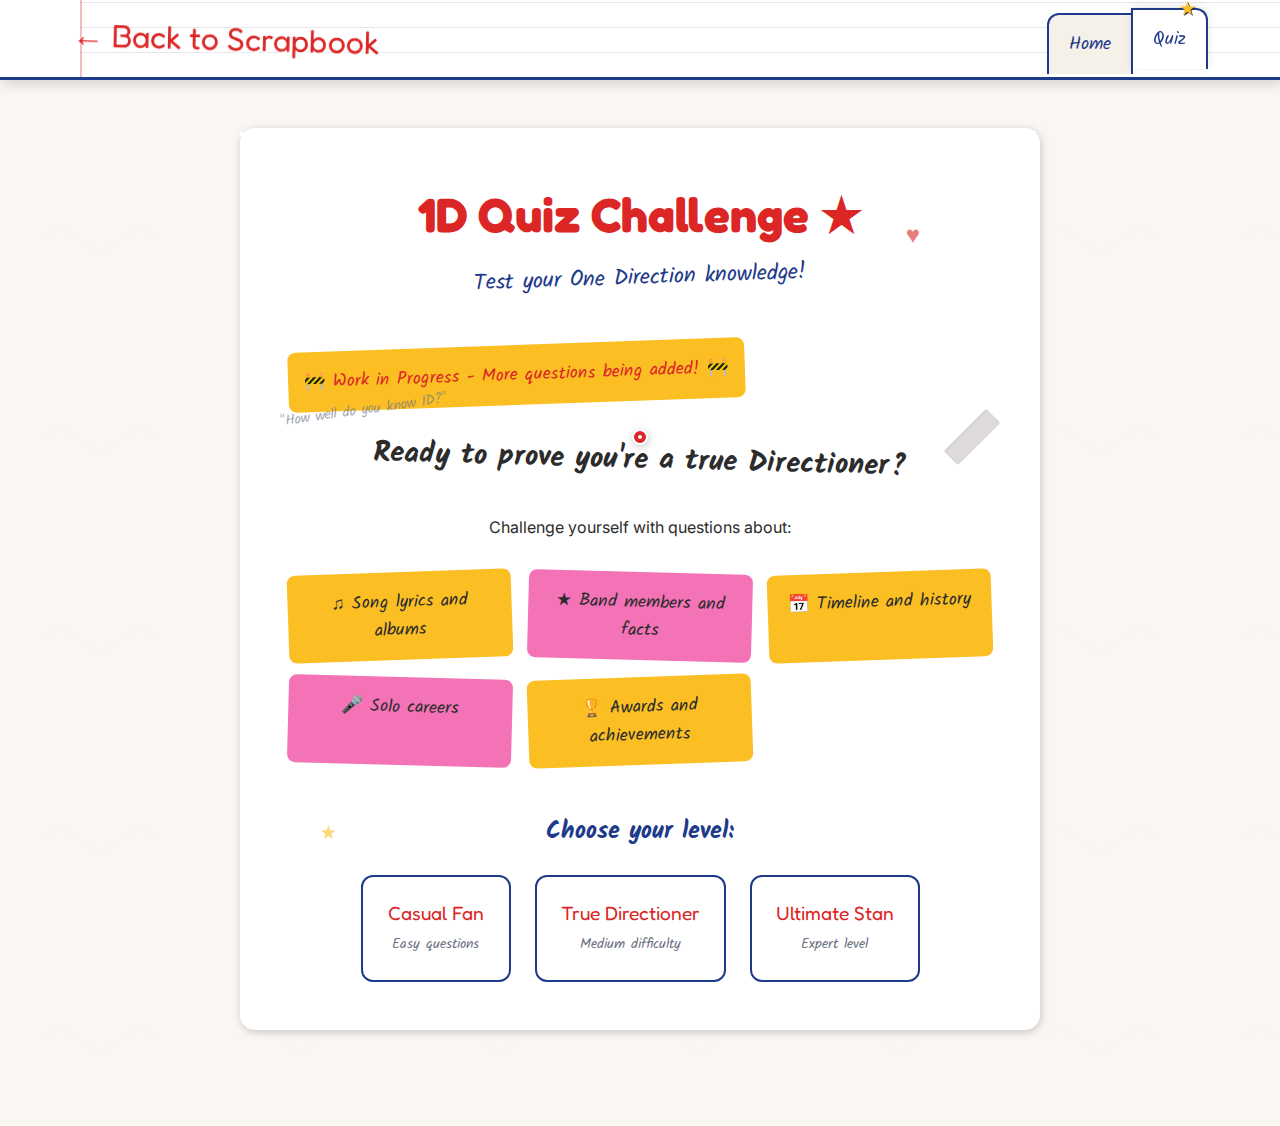
<file: quiz.html>
<!DOCTYPE html>
<html lang="en">
<head>
    <meta charset="UTF-8">
    <meta name="viewport" content="width=device-width, initial-scale=1.0">
    <title>1D Quiz Challenge - Test Your Knowledge!</title>
    
    <!-- CSS Files -->
    <link rel="stylesheet" href="css/variables.css">
    <link rel="stylesheet" href="css/base.css">
    <link rel="stylesheet" href="css/components.css">
    <link rel="stylesheet" href="css/navigation.css">
    <link rel="stylesheet" href="css/quiz.css">
    
    <!-- Fonts -->
    <link rel="preconnect" href="https://fonts.googleapis.com">
    <link rel="preconnect" href="https://fonts.gstatic.com" crossorigin>
    <link href="https://fonts.googleapis.com/css2?family=Kalam:wght@300;400;700&family=Fredoka+One:wght@400&family=Inter:wght@300;400;500;600&display=swap" rel="stylesheet">
</head>
<body>
    <!-- Navigation -->
    <nav class="navbar">
        <div class="nav-container">
            <a href="index.html" class="nav-logo">← Back to Scrapbook</a>
            <ul class="nav-menu">
                <li><a href="index.html">Home</a></li>
                <li><a href="#quiz" class="active">Quiz</a></li>
            </ul>
        </div>
    </nav>

    <!-- Quiz Section -->
    <section id="quiz" class="quiz-section">
        <div class="container">
            <div class="scrapbook-page quiz-page">
                <h1 class="quiz-title">1D Quiz Challenge ★</h1>
                <p class="quiz-subtitle">Test your One Direction knowledge!</p>
                
                <div class="wip-notice">
                    <div class="handwritten" style="color: var(--ink-red); font-size: 1.1rem; text-align: center; margin-bottom: 2rem; padding: 1rem; background: var(--highlight-yellow); border-radius: 8px; transform: var(--rotate-1);">
                        🚧 Work in Progress - More questions being added! 🚧
                    </div>
                </div>
                
                <!-- Quiz Start Screen -->
                <div id="quiz-start" class="quiz-start">
                    <div class="quiz-intro">
                        <h2 class="handwritten">Ready to prove you're a true Directioner?</h2>
                        <p>Challenge yourself with questions about:</p>
                        <ul class="quiz-topics">
                            <li>♫ Song lyrics and albums</li>
                            <li>★ Band members and facts</li>
                            <li>📅 Timeline and history</li>
                            <li>🎤 Solo careers</li>
                            <li>🏆 Awards and achievements</li>
                        </ul>
                        <div class="difficulty-selector">
                            <h3>Choose your level:</h3>
                            <div class="difficulty-buttons">
                                <button class="btn btn-difficulty" data-level="easy">
                                    <span class="level-name">Casual Fan</span>
                                    <span class="level-desc">Easy questions</span>
                                </button>
                                <button class="btn btn-difficulty" data-level="medium">
                                    <span class="level-name">True Directioner</span>
                                    <span class="level-desc">Medium difficulty</span>
                                </button>
                                <button class="btn btn-difficulty" data-level="hard">
                                    <span class="level-name">Ultimate Stan</span>
                                    <span class="level-desc">Expert level</span>
                                </button>
                            </div>
                        </div>
                    </div>
                    <div class="pin"></div>
                    <div class="tape tape-horizontal tape-corner-tr"></div>
                </div>

                <!-- Quiz Game Screen -->
                <div id="quiz-game" class="quiz-game hidden">
                    <div class="quiz-header">
                        <div class="quiz-progress">
                            <div class="progress-bar">
                                <div class="progress-fill" id="progress-fill"></div>
                            </div>
                            <div class="quiz-counter">
                                <span id="current-question">1</span> / <span id="total-questions">20</span>
                            </div>
                        </div>
                        <div class="quiz-score">
                            Score: <span id="current-score">0</span>
                        </div>
                    </div>

                    <div class="question-card">
                        <div class="question-number handwritten">Question <span id="question-num">1</span></div>
                        <h3 class="question-text" id="question-text">Loading question...</h3>
                        
                        <div class="answer-options" id="answer-options">
                            <!-- Options will be dynamically generated -->
                        </div>

                        <div class="question-feedback hidden" id="question-feedback">
                            <div class="feedback-content">
                                <span class="feedback-icon" id="feedback-icon"></span>
                                <p class="feedback-text" id="feedback-text"></p>
                            </div>
                        </div>

                        <button class="btn btn-next hidden" id="next-button">
                            Next Question →
                        </button>

                        <div class="paperclip"></div>
                    </div>
                </div>

                <!-- Quiz Results Screen -->
                <div id="quiz-results" class="quiz-results hidden">
                    <div class="results-card">
                        <h2 class="results-title">Quiz Complete! 🎉</h2>
                        
                        <div class="score-display">
                            <div class="final-score">
                                <span id="final-score">0</span><span class="score-total"> / 20</span>
                            </div>
                            <div class="score-percentage" id="score-percentage">0%</div>
                        </div>

                        <div class="result-message" id="result-message">
                            <!-- Dynamic message based on score -->
                        </div>

                        <div class="achievement-badge" id="achievement-badge">
                            <!-- Achievement badge based on performance -->
                        </div>

                        <div class="result-breakdown" id="result-breakdown">
                            <!-- Categories breakdown -->
                        </div>

                        <div class="result-actions">
                            <button class="btn btn-primary" id="retry-button">
                                Try Again
                            </button>
                            <button class="btn btn-secondary" id="home-button">
                                Back to Scrapbook
                            </button>
                        </div>

                        <div class="sticker sticker-green" style="position: absolute; top: -10px; right: 20px;">★</div>
                    </div>
                </div>

                <!-- Scattered decorative elements -->
                <div class="doodle doodle-heart" style="position: absolute; top: 10%; right: 15%;">♥</div>
                <div class="doodle doodle-star" style="position: absolute; bottom: 20%; left: 10%;">★</div>
                <div class="handwritten doodle" style="position: absolute; top: 30%; left: 5%; transform: rotate(-8deg); font-size: 0.9rem;">
                    "How well do you know 1D?"
                </div>
            </div>
        </div>
    </section>

    <!-- JavaScript -->
    <script src="js/quiz.js"></script>
</body>
</html>
</file>
<file: css/variables.css>
/* Scrapbook Design Variables */
:root {
    /* Colors - Warm, nostalgic palette */
    --paper-cream: #faf7f2;
    --paper-white: #ffffff;
    --paper-aged: #f5f1e8;
    --ink-black: #2c2c2c;
    --ink-blue: #1e3a8a;
    --ink-red: #dc2626;
    --pencil-gray: #6b7280;
    --highlight-yellow: #fbbf24;
    --polaroid-border: #e5e7eb;
    --tape-beige: #d6d3d1;
    --sticker-pink: #f472b6;
    --sticker-green: #22c55e;
    --sticker-blue: #3b82f6;
    
    /* Typography - Handwritten & Mixed styles */
    --font-handwritten: 'Kalam', cursive;
    --font-typewriter: 'Courier New', monospace;
    --font-body: 'Inter', sans-serif;
    --font-title: 'Fredoka One', cursive;
    
    /* Spacing & Layout */
    --page-padding: 2rem;
    --element-gap: 1.5rem;
    --polaroid-size: 180px;
    --ticket-width: 200px;
    --sticker-size: 40px;
    
    /* Shadows & Effects */
    --paper-shadow: 2px 4px 12px rgba(0, 0, 0, 0.15);
    --element-shadow: 1px 2px 8px rgba(0, 0, 0, 0.2);
    --tape-shadow: inset 0 1px 3px rgba(0, 0, 0, 0.1);
    
    /* Rotations for scattered effect */
    --rotate-1: rotate(-2deg);
    --rotate-2: rotate(1.5deg);
    --rotate-3: rotate(-1deg);
    --rotate-4: rotate(3deg);
    --rotate-5: rotate(-2.5deg);
    
    /* Animations */
    --hover-scale: scale(1.05);
    --transition-bounce: all 0.3s cubic-bezier(0.68, -0.55, 0.265, 1.55);
    --transition-smooth: all 0.3s ease;
}
</file>
<file: css/base.css>
/* Scrapbook Base Styles */
* {
    margin: 0;
    padding: 0;
    box-sizing: border-box;
}

html {
    scroll-behavior: smooth;
}

body {
    font-family: var(--font-body);
    background: var(--paper-cream);
    background-image: 
        radial-gradient(circle at 20% 50%, rgba(120, 119, 198, 0.03) 0%, transparent 50%),
        radial-gradient(circle at 80% 20%, rgba(255, 119, 198, 0.03) 0%, transparent 50%),
        radial-gradient(circle at 40% 80%, rgba(120, 219, 198, 0.03) 0%, transparent 50%);
    min-height: 100vh;
    color: var(--ink-black);
    line-height: 1.6;
    position: relative;
}

/* Paper texture overlay */
body::before {
    content: '';
    position: fixed;
    top: 0;
    left: 0;
    width: 100%;
    height: 100%;
    background-image: url("data:image/svg+xml,%3Csvg width='60' height='60' viewBox='0 0 60 60' xmlns='http://www.w3.org/2000/svg'%3E%3Cg fill='none' fill-rule='evenodd'%3E%3Cg fill='%23f3f1ec' fill-opacity='0.4'%3E%3Ccircle cx='30' cy='30' r='1'/%3E%3C/g%3E%3C/g%3E%3C/svg%3E");
    pointer-events: none;
    z-index: -1;
}

/* Typography */
h1, h2, h3, h4, h5, h6 {
    font-family: var(--font-handwritten);
    color: var(--ink-black);
    margin-bottom: 1rem;
}

h1 { 
    font-size: 3.5rem; 
    font-family: var(--font-title);
    text-shadow: 2px 2px 0px rgba(255, 255, 255, 0.8);
}
h2 { 
    font-size: 2.2rem; 
    transform: var(--rotate-1);
    display: inline-block;
}
h3 { font-size: 1.8rem; }
h4 { font-size: 1.4rem; }

p {
    margin-bottom: 1rem;
    font-size: 1rem;
}

/* Handwritten text effect */
.handwritten {
    font-family: var(--font-handwritten);
    color: var(--ink-blue);
    transform: var(--rotate-2);
    display: inline-block;
}

.typewriter {
    font-family: var(--font-typewriter);
    color: var(--ink-black);
    letter-spacing: 1px;
}

/* Utility Classes */
.container {
    max-width: 1200px;
    margin: 0 auto;
    padding: var(--page-padding);
}

.scrapbook-page {
    background: var(--paper-white);
    box-shadow: var(--paper-shadow);
    border-radius: 3px;
    margin: 2rem 0;
    padding: var(--page-padding);
    position: relative;
}

/* Torn paper effect */
.scrapbook-page::before {
    content: '';
    position: absolute;
    top: 0;
    left: 0;
    right: 0;
    height: 8px;
    background: 
        linear-gradient(45deg, transparent 2px, var(--paper-white) 2px, var(--paper-white) 4px, transparent 4px),
        linear-gradient(-45deg, transparent 2px, var(--paper-white) 2px, var(--paper-white) 4px, transparent 4px);
    background-size: 8px 8px;
    background-position: 0 0, 4px 0;
}

.text-center { text-align: center; }
.text-left { text-align: left; }
.text-right { text-align: right; }

/* Scattered positioning helpers */
.scattered-1 { transform: var(--rotate-1) translateY(-5px); }
.scattered-2 { transform: var(--rotate-2) translateY(8px); }
.scattered-3 { transform: var(--rotate-3) translateY(-3px); }
.scattered-4 { transform: var(--rotate-4) translateY(6px); }
.scattered-5 { transform: var(--rotate-5) translateY(-8px); }

/* Responsive */
@media (max-width: 768px) {
    h1 { font-size: 2.5rem; }
    h2 { font-size: 1.8rem; }
    
    .container {
        padding: 1rem;
    }
    
    .scrapbook-page {
        margin: 1rem 0;
        padding: 1.5rem;
    }
}
</file>
<file: css/components.css>
/* Scrapbook Components */

/* Polaroid Photo */
.polaroid {
    background: var(--paper-white);
    padding: 15px 15px 50px 15px;
    box-shadow: var(--element-shadow);
    display: inline-block;
    position: relative;
    transition: var(--transition-bounce);
    cursor: pointer;
    width: var(--polaroid-size);
}

.polaroid:hover {
    transform: var(--hover-scale) !important;
    z-index: 10;
}

.polaroid-image {
    width: 100%;
    height: 120px;
    background: var(--paper-aged);
    display: flex;
    align-items: center;
    justify-content: center;
    font-size: 3rem;
    color: var(--pencil-gray);
    border: 1px solid var(--polaroid-border);
    overflow: hidden;
}

.polaroid-image img {
    width: 100%;
    height: 100%;
    object-fit: cover;
}

.polaroid-caption {
    position: absolute;
    bottom: 5px;
    left: 15px;
    right: 15px;
    font-family: var(--font-handwritten);
    font-size: 0.9rem;
    color: var(--ink-blue);
    text-align: center;
}

/* Tape pieces */
.tape {
    position: absolute;
    background: var(--tape-beige);
    box-shadow: var(--tape-shadow);
    opacity: 0.8;
}

.tape-horizontal {
    width: 60px;
    height: 20px;
    border-radius: 2px;
}

.tape-vertical {
    width: 20px;
    height: 60px;
    border-radius: 2px;
}

.tape-corner-tl {
    top: -10px;
    left: -10px;
    transform: rotate(45deg);
}

.tape-corner-tr {
    top: -10px;
    right: -10px;
    transform: rotate(-45deg);
}

.tape-corner-bl {
    bottom: 20px;
    left: -10px;
    transform: rotate(-45deg);
}

.tape-corner-br {
    bottom: 20px;
    right: -10px;
    transform: rotate(45deg);
}

/* Stickers */
.sticker {
    position: absolute;
    width: var(--sticker-size);
    height: var(--sticker-size);
    border-radius: 50%;
    display: flex;
    align-items: center;
    justify-content: center;
    font-size: 1.2rem;
    color: white;
    font-weight: bold;
    box-shadow: var(--element-shadow);
    cursor: pointer;
    transition: var(--transition-bounce);
}

.sticker:hover {
    transform: var(--hover-scale);
}

.sticker-pink { background: var(--sticker-pink); }
.sticker-green { background: var(--sticker-green); }
.sticker-blue { background: var(--sticker-blue); }

/* Concert Ticket */
.concert-ticket {
    background: var(--paper-white);
    width: 250px;
    height: 90px;
    position: relative;
    box-shadow: var(--element-shadow);
    border: 2px dashed var(--pencil-gray);
    padding: 12px;
    padding-right: 45px;
    font-family: var(--font-typewriter);
    font-size: 0.75rem;
    line-height: 1.3;
    display: inline-block;
    transition: var(--transition-bounce);
    overflow: hidden;
}

.concert-ticket:hover {
    transform: var(--hover-scale);
}

.ticket-perforation {
    position: absolute;
    right: 35px;
    top: 0;
    bottom: 0;
    width: 2px;
    background: 
        repeating-linear-gradient(
            to bottom,
            transparent,
            transparent 3px,
            var(--pencil-gray) 3px,
            var(--pencil-gray) 6px
        );
}

.ticket-stub {
    position: absolute;
    right: 5px;
    top: 50%;
    transform: translateY(-50%);
    font-size: 0.7rem;
    text-align: center;
    color: var(--ink-red);
    font-weight: bold;
}

/* Doodles */
.doodle {
    position: absolute;
    color: var(--pencil-gray);
    font-family: var(--font-handwritten);
    pointer-events: none;
    opacity: 0.6;
}

.doodle-heart {
    color: var(--ink-red);
    font-size: 1.5rem;
}

.doodle-star {
    color: var(--highlight-yellow);
    font-size: 1.2rem;
}

.doodle-arrow {
    color: var(--ink-blue);
    font-size: 1.8rem;
}

/* Member Cards - Trading Card Style */
.member-card {
    background: var(--paper-white);
    width: 260px;
    height: 380px;
    border-radius: 12px;
    box-shadow: var(--element-shadow);
    padding: 20px;
    position: relative;
    transition: var(--transition-bounce);
    cursor: pointer;
    border: 3px solid var(--ink-blue);
}

.member-card:hover {
    transform: var(--hover-scale);
}

.member-card-header {
    text-align: center;
    margin-bottom: 10px;
}

.member-avatar-large {
    width: 140px;
    height: 140px;
    background: var(--paper-aged);
    border-radius: 8px;
    margin: 0 auto 15px;
    display: flex;
    align-items: center;
    justify-content: center;
    font-size: 3rem;
    color: var(--ink-blue);
    font-family: var(--font-title);
    box-shadow: inset 0 2px 4px rgba(0,0,0,0.1);
    overflow: hidden;
}

.member-photo {
    width: 100%;
    height: 100%;
    object-fit: cover;
    border-radius: 8px;
}

.member-name {
    font-family: var(--font-title);
    font-size: 1.4rem;
    color: var(--ink-red);
    text-align: center;
    margin-bottom: 15px;
}

.member-stats-list {
    font-size: 0.85rem;
    line-height: 1.4;
    font-family: var(--font-typewriter);
    overflow: hidden;
}

.member-stats-list strong {
    color: var(--ink-blue);
}

/* Washi Tape Borders */
.washi-tape {
    position: relative;
}

.washi-tape::before {
    content: '';
    position: absolute;
    top: -5px;
    left: -5px;
    right: -5px;
    bottom: -5px;
    background: 
        repeating-linear-gradient(
            45deg,
            var(--sticker-pink) 0px,
            var(--sticker-pink) 10px,
            var(--sticker-blue) 10px,
            var(--sticker-blue) 20px
        );
    border-radius: 8px;
    opacity: 0.3;
    z-index: -1;
}

/* Interactive Buttons - Scrapbook Style */
.scrapbook-btn {
    background: var(--paper-white);
    border: 2px solid var(--ink-blue);
    padding: 12px 24px;
    font-family: var(--font-handwritten);
    font-size: 0.95rem;
    color: var(--ink-blue);
    cursor: pointer;
    position: relative;
    transition: var(--transition-bounce);
    box-shadow: var(--element-shadow);
    white-space: nowrap;
    overflow: hidden;
}

.scrapbook-btn:hover {
    background: var(--ink-blue);
    color: var(--paper-white);
    transform: translateY(-2px);
}

/* Paper clip attachment */
.paperclip {
    position: absolute;
    top: -15px;
    right: -10px;
    width: 30px;
    height: 60px;
    border: 3px solid var(--pencil-gray);
    border-bottom: none;
    border-radius: 15px 15px 0 0;
    background: transparent;
    transform: rotate(15deg);
}

/* Highlight marker effect */
.highlighted {
    background: linear-gradient(transparent 30%, var(--highlight-yellow) 30%, var(--highlight-yellow) 70%, transparent 70%);
    padding: 2px 0;
}

/* Pin/Thumbtack */
.pin {
    position: absolute;
    top: -8px;
    left: 50%;
    transform: translateX(-50%);
    width: 16px;
    height: 16px;
    border-radius: 50%;
    background: var(--ink-red);
    box-shadow: var(--element-shadow);
    border: 2px solid var(--paper-white);
}

.pin::after {
    content: '';
    position: absolute;
    top: 50%;
    left: 50%;
    transform: translate(-50%, -50%);
    width: 4px;
    height: 4px;
    border-radius: 50%;
    background: var(--paper-white);
}

/* Responsive Components */
@media (max-width: 768px) {
    /* Member cards responsive */
    .member-card {
        width: 100%;
        max-width: 280px;
        height: auto;
        min-height: 350px;
        margin: 0 auto 2rem auto;
    }
    
    .member-avatar-large {
        width: 120px;
        height: 120px;
        margin-bottom: 12px;
    }
    
    .member-name {
        font-size: 1.3rem;
        margin-bottom: 12px;
    }
    
    .member-stats-list {
        font-size: 0.8rem;
        line-height: 1.3;
    }
    
    /* Polaroid responsive */
    .polaroid {
        width: 100%;
        max-width: 200px;
        margin: 0 auto;
    }
    
    .polaroid-image {
        height: 150px;
    }
    
    /* Concert tickets responsive */
    .concert-ticket {
        width: 100%;
        max-width: 280px;
        height: auto;
        padding: 15px;
        font-size: 0.8rem;
    }
    
    /* Sticky notes responsive */
    .sticky-note {
        width: 100% !important;
        max-width: 250px;
        height: auto;
        min-height: 180px;
        margin: 0 auto;
    }
    
    .sticky-note h4 {
        font-size: 1.1rem;
    }
    
    .sticky-note p {
        font-size: 0.8rem;
    }
}

@media (max-width: 480px) {
    .member-card {
        max-width: 260px;
        padding: 15px;
        min-height: 320px;
    }
    
    .member-avatar-large {
        width: 100px;
        height: 100px;
    }
    
    .member-name {
        font-size: 1.2rem;
    }
    
    .member-stats-list {
        font-size: 0.75rem;
    }
    
    .polaroid-image {
        height: 120px;
    }
    
    .sticky-note {
        max-width: 220px;
        min-height: 160px;
        padding: 15px;
    }
    
    .btn-quiz {
        font-size: 1rem;
        padding: 1rem 2rem;
    }
}

/* Quiz Button - Hero Section */
.btn-quiz {
    background: var(--sticker-green);
    color: white;
    padding: 1.2rem 2.5rem;
    border-radius: 25px;
    font-family: var(--font-title);
    font-size: 1.2rem;
    text-decoration: none;
    display: inline-block;
    transition: var(--transition-bounce);
    box-shadow: var(--element-shadow);
    transform: var(--rotate-1);
    border: 3px solid var(--ink-red);
}

.btn-quiz:hover {
    transform: translateY(-3px) rotate(-1deg);
    box-shadow: 0 8px 25px rgba(0,0,0,0.2);
    background: var(--ink-red);
    text-decoration: none;
}
</file>
<file: css/navigation.css>
/* Scrapbook Navigation */
.navbar {
    position: fixed;
    top: 0;
    left: 0;
    right: 0;
    z-index: 1000;
    background: var(--paper-white);
    box-shadow: var(--paper-shadow);
    border-bottom: 3px solid var(--ink-blue);
    height: 80px;
}

/* Notebook paper lines effect */
.navbar::before {
    content: '';
    position: absolute;
    top: 0;
    left: 80px;
    right: 0;
    height: 100%;
    background-image: repeating-linear-gradient(
        0deg,
        transparent,
        transparent 24px,
        var(--polaroid-border) 24px,
        var(--polaroid-border) 25px
    );
    pointer-events: none;
}

/* Red margin line */
.navbar::after {
    content: '';
    position: absolute;
    top: 0;
    left: 80px;
    width: 2px;
    height: 100%;
    background: var(--ink-red);
    opacity: 0.3;
}

.nav-container {
    max-width: 1200px;
    margin: 0 auto;
    padding: 0 2rem;
    height: 100%;
    display: flex;
    align-items: center;
    justify-content: space-between;
}

.nav-logo {
    font-family: var(--font-title);
    font-size: 2rem;
    color: var(--ink-red);
    text-decoration: none;
    transform: var(--rotate-2);
    text-shadow: 2px 2px 0px rgba(255, 255, 255, 0.8);
    position: relative;
    z-index: 10;
}

/* Menu Items - Tab style */
.nav-menu {
    display: flex;
    list-style: none;
    gap: 0;
    margin: 0;
    padding: 0;
}

.nav-menu li {
    position: relative;
}

.nav-menu a {
    display: block;
    padding: 15px 20px;
    background: var(--paper-aged);
    color: var(--ink-blue);
    text-decoration: none;
    font-family: var(--font-handwritten);
    font-size: 1.1rem;
    border: 2px solid var(--ink-blue);
    border-bottom: none;
    margin-right: -2px;
    position: relative;
    transition: var(--transition-smooth);
    transform: translateY(5px);
}

.nav-menu a:hover,
.nav-menu a.active {
    background: var(--paper-white);
    transform: translateY(0px);
    z-index: 5;
    box-shadow: 0 -2px 8px rgba(0,0,0,0.1);
}

/* First and last tab rounded corners */
.nav-menu li:first-child a {
    border-top-left-radius: 12px;
    margin-left: 0;
}

.nav-menu li:last-child a {
    border-top-right-radius: 12px;
    margin-right: 0;
}

/* Active tab indicator - little drawn star */
.nav-menu a.active::before {
    content: '★';
    position: absolute;
    top: -15px;
    right: 10px;
    color: var(--highlight-yellow);
    font-size: 1.2rem;
    text-shadow: 1px 1px 0px var(--ink-black);
}

/* Mobile hamburger - hand-drawn style */
.nav-toggle {
    display: none;
    background: var(--paper-white);
    border: 2px solid var(--ink-blue);
    border-radius: 8px;
    padding: 10px;
    cursor: pointer;
    position: relative;
    box-shadow: var(--element-shadow);
    transition: var(--transition-bounce);
}

.nav-toggle:hover {
    transform: var(--rotate-1);
}

.nav-toggle span {
    display: block;
    width: 25px;
    height: 3px;
    background: var(--ink-blue);
    margin: 4px 0;
    transition: var(--transition-smooth);
    border-radius: 2px;
    position: relative;
}

/* Hand-drawn burger lines */
.nav-toggle span:nth-child(1) {
    transform: rotate(-1deg);
}
.nav-toggle span:nth-child(2) {
    transform: rotate(1deg);
}
.nav-toggle span:nth-child(3) {
    transform: rotate(-0.5deg);
}

/* Animated X when active */
.nav-toggle.active span:nth-child(1) {
    transform: rotate(45deg) translate(6px, 6px);
}

.nav-toggle.active span:nth-child(2) {
    opacity: 0;
    transform: rotate(0deg) scale(0.2);
}

.nav-toggle.active span:nth-child(3) {
    transform: rotate(-45deg) translate(7px, -6px);
}

/* Mobile Menu */
@media (max-width: 768px) {
    .nav-toggle {
        display: block;
    }
    
    .nav-menu {
        position: absolute;
        top: 80px;
        left: 0;
        right: 0;
        background: var(--paper-white);
        flex-direction: column;
        box-shadow: var(--paper-shadow);
        transform: translateY(-100%);
        opacity: 0;
        visibility: hidden;
        transition: var(--transition-smooth);
        border-top: 3px solid var(--ink-blue);
        max-height: calc(100vh - 80px);
        overflow-y: auto;
    }
    
    .nav-menu.active {
        transform: translateY(0);
        opacity: 1;
        visibility: visible;
    }
    
    .nav-menu li {
        width: 100%;
    }
    
    .nav-menu a {
        width: 100%;
        border: none;
        border-bottom: 1px dashed var(--pencil-gray);
        margin: 0;
        transform: none;
        background: var(--paper-white);
        padding: 20px;
    }
    
    .nav-menu a:hover {
        background: var(--paper-aged);
        transform: var(--rotate-1);
        margin-left: 10px;
        margin-right: 10px;
    }
    
    .nav-menu li:first-child a,
    .nav-menu li:last-child a {
        border-radius: 0;
    }
    
    .nav-menu li:last-child a {
        border-bottom: none;
    }
    
    /* Mobile active indicators */
    .nav-menu a.active::before {
        content: '→';
        top: 50%;
        right: 20px;
        transform: translateY(-50%);
        color: var(--ink-red);
        font-size: 1.5rem;
    }
    
    /* Smaller font for longer nav items on mobile */
    .nav-menu a {
        font-size: 1rem;
    }
}

@media (max-width: 480px) {
    .nav-logo {
        font-size: 1.3rem;
    }
    
    .nav-menu a {
        padding: 15px;
        font-size: 0.9rem;
    }
    
    .nav-container {
        padding: 0 15px;
    }
}

/* Scattered decorative elements */
.nav-decoration {
    position: absolute;
    pointer-events: none;
    opacity: 0.6;
}

.nav-heart {
    top: 10px;
    right: 200px;
    color: var(--ink-red);
    font-size: 1rem;
    transform: var(--rotate-3);
}

.nav-star {
    top: 15px;
    right: 150px;
    color: var(--highlight-yellow);
    font-size: 0.8rem;
    transform: var(--rotate-4);
}

/* Subtle animation for decorations */
@keyframes float-gentle {
    0%, 100% { transform: var(--rotate-3) translateY(0px); }
    50% { transform: var(--rotate-3) translateY(-3px); }
}

.nav-heart {
    animation: float-gentle 4s ease-in-out infinite;
}

.nav-star {
    animation: float-gentle 6s ease-in-out infinite reverse;
}
</file>
<file: css/quiz.css>
/* Quiz Page Styles - Scrapbook Theme */

.quiz-section {
    padding: 6rem 0 4rem;
    background: var(--paper-cream);
    min-height: 100vh;
    position: relative;
    overflow: hidden;
}

.quiz-section::before {
    content: '';
    position: absolute;
    top: 0;
    left: 0;
    right: 0;
    bottom: 0;
    background-image: 
        url("data:image/svg+xml,%3Csvg xmlns='http://www.w3.org/2000/svg' viewBox='0 0 100 100'%3E%3Cpath d='M20,20 Q30,10 40,20 T60,20 T80,20' stroke='%23e5e7eb' stroke-width='1' fill='none' opacity='0.3'/%3E%3C/svg%3E");
    background-size: 200px 200px;
    opacity: 0.1;
    pointer-events: none;
}

.quiz-page {
    position: relative;
    z-index: 2;
    background: var(--paper-white);
    border-radius: 15px;
    box-shadow: var(--element-shadow);
    padding: 3rem;
    margin: 0 auto;
    max-width: 800px;
}

.quiz-title {
    font-family: var(--font-title);
    font-size: 3rem;
    color: var(--ink-red);
    text-align: center;
    margin-bottom: 0.5rem;
    text-shadow: 3px 3px 0px rgba(255, 255, 255, 0.8);
}

.quiz-subtitle {
    font-family: var(--font-handwritten);
    font-size: 1.4rem;
    color: var(--ink-blue);
    text-align: center;
    margin-bottom: 3rem;
    transform: var(--rotate-1);
}

/* Quiz Start Screen */
.quiz-start {
    text-align: center;
    position: relative;
}

.quiz-intro h2 {
    font-size: 1.8rem;
    color: var(--ink-black);
    margin-bottom: 2rem;
}

.quiz-topics {
    list-style: none;
    padding: 0;
    margin: 2rem 0;
    display: grid;
    grid-template-columns: repeat(auto-fit, minmax(200px, 1fr));
    gap: 1rem;
}

.quiz-topics li {
    background: var(--highlight-yellow);
    padding: 1rem;
    border-radius: 8px;
    font-family: var(--font-handwritten);
    font-size: 1.1rem;
    color: var(--ink-black);
    transform: var(--rotate-1);
    transition: var(--transition-bounce);
}

.quiz-topics li:nth-child(even) {
    transform: var(--rotate-2);
    background: var(--sticker-pink);
}

.quiz-topics li:hover {
    transform: scale(1.05) rotate(-1deg);
}

.difficulty-selector {
    margin-top: 3rem;
}

.difficulty-selector h3 {
    font-family: var(--font-handwritten);
    font-size: 1.5rem;
    color: var(--ink-blue);
    margin-bottom: 1.5rem;
}

.difficulty-buttons {
    display: flex;
    justify-content: center;
    gap: 1.5rem;
    flex-wrap: wrap;
}

.btn-difficulty {
    display: flex;
    flex-direction: column;
    align-items: center;
    padding: 1.5rem;
    background: var(--paper-white);
    border: 2px solid var(--ink-blue);
    border-radius: 12px;
    cursor: pointer;
    transition: var(--transition-bounce);
    min-width: 150px;
}

.btn-difficulty:hover {
    transform: translateY(-3px);
    box-shadow: 0 8px 25px rgba(0,0,0,0.15);
    border-color: var(--ink-red);
}

.level-name {
    font-family: var(--font-title);
    font-size: 1.2rem;
    color: var(--ink-red);
    margin-bottom: 0.5rem;
}

.level-desc {
    font-family: var(--font-handwritten);
    font-size: 0.9rem;
    color: var(--pencil-gray);
}

/* Quiz Game Screen */
.quiz-game {
    animation: fadeIn 0.5s ease-in-out;
}

.quiz-header {
    display: flex;
    justify-content: space-between;
    align-items: center;
    margin-bottom: 2rem;
    padding-bottom: 1rem;
    border-bottom: 2px dashed var(--pencil-gray);
}

.quiz-progress {
    flex: 1;
}

.progress-bar {
    width: 100%;
    height: 8px;
    background: var(--paper-aged);
    border-radius: 4px;
    overflow: hidden;
    margin-bottom: 0.5rem;
}

.progress-fill {
    height: 100%;
    background: var(--sticker-green);
    transition: width 0.3s ease;
    border-radius: 4px;
}

.quiz-counter {
    font-family: var(--font-typewriter);
    font-size: 0.9rem;
    color: var(--pencil-gray);
}

.quiz-score {
    font-family: var(--font-title);
    font-size: 1.2rem;
    color: var(--ink-red);
    background: var(--highlight-yellow);
    padding: 0.5rem 1rem;
    border-radius: 8px;
    transform: var(--rotate-1);
}

.question-card {
    background: var(--paper-white);
    border: 1px solid var(--pencil-gray);
    border-radius: 10px;
    padding: 2.5rem;
    position: relative;
    box-shadow: var(--element-shadow);
}

.question-number {
    font-size: 1rem;
    color: var(--ink-blue);
    margin-bottom: 1rem;
}

.question-text {
    font-family: var(--font-handwritten);
    font-size: 1.4rem;
    color: var(--ink-black);
    margin-bottom: 2rem;
    line-height: 1.4;
}

.answer-options {
    display: grid;
    gap: 1rem;
    margin-bottom: 2rem;
}

.answer-option {
    background: var(--paper-cream);
    border: 2px solid var(--pencil-gray);
    border-radius: 8px;
    padding: 1rem 1.5rem;
    cursor: pointer;
    transition: var(--transition-bounce);
    font-family: var(--font-body);
    font-size: 1rem;
    text-align: left;
    position: relative;
}

.answer-option:hover {
    border-color: var(--ink-blue);
    transform: translateX(5px);
    background: var(--paper-white);
}

.answer-option.selected {
    border-color: var(--ink-red);
    background: var(--sticker-pink);
    transform: translateX(8px);
}

.answer-option.correct {
    border-color: var(--sticker-green);
    background: var(--sticker-green);
    color: white;
}

.answer-option.incorrect {
    border-color: var(--ink-red);
    background: var(--ink-red);
    color: white;
    opacity: 0.7;
}

.answer-option.disabled {
    pointer-events: none;
}

/* Question Feedback */
.question-feedback {
    background: var(--highlight-yellow);
    border-radius: 8px;
    padding: 1rem;
    margin-bottom: 1rem;
    text-align: center;
    animation: slideIn 0.3s ease;
}

.feedback-content {
    display: flex;
    align-items: center;
    justify-content: center;
    gap: 1rem;
}

.feedback-icon {
    font-size: 2rem;
}

.feedback-text {
    font-family: var(--font-handwritten);
    font-size: 1.1rem;
    color: var(--ink-black);
    margin: 0;
}

.btn-next {
    background: var(--sticker-green);
    color: white;
    border: none;
    padding: 0.8rem 2rem;
    border-radius: 25px;
    font-family: var(--font-body);
    font-size: 1rem;
    cursor: pointer;
    transition: var(--transition-bounce);
    display: block;
    margin: 0 auto;
}

.btn-next:hover {
    transform: translateY(-2px);
    box-shadow: 0 5px 15px rgba(0,0,0,0.2);
}

/* Quiz Results Screen */
.quiz-results {
    text-align: center;
    animation: fadeIn 0.5s ease-in-out;
}

.results-card {
    background: var(--paper-white);
    border: 3px solid var(--ink-red);
    border-radius: 15px;
    padding: 3rem;
    position: relative;
    box-shadow: var(--element-shadow);
}

.results-title {
    font-family: var(--font-title);
    font-size: 2.5rem;
    color: var(--ink-red);
    margin-bottom: 2rem;
}

.score-display {
    margin-bottom: 2rem;
}

.final-score {
    font-family: var(--font-title);
    font-size: 4rem;
    color: var(--sticker-green);
    line-height: 1;
}

.score-total {
    font-size: 2rem;
    color: var(--pencil-gray);
}

.score-percentage {
    font-family: var(--font-handwritten);
    font-size: 1.5rem;
    color: var(--ink-blue);
    margin-top: 0.5rem;
}

.result-message {
    background: var(--highlight-yellow);
    border-radius: 10px;
    padding: 1.5rem;
    margin: 2rem 0;
    font-family: var(--font-handwritten);
    font-size: 1.3rem;
    color: var(--ink-black);
}

.achievement-badge {
    background: var(--sticker-pink);
    border-radius: 50%;
    width: 120px;
    height: 120px;
    display: flex;
    flex-direction: column;
    align-items: center;
    justify-content: center;
    margin: 2rem auto;
    border: 3px solid var(--ink-red);
    font-family: var(--font-title);
    color: var(--ink-red);
    font-size: 0.9rem;
    text-align: center;
}

.result-breakdown {
    margin: 2rem 0;
    text-align: left;
    background: var(--paper-cream);
    padding: 1.5rem;
    border-radius: 10px;
}

.result-actions {
    display: flex;
    justify-content: center;
    gap: 1rem;
    margin-top: 2rem;
}

.btn-primary, .btn-secondary {
    padding: 1rem 2rem;
    border-radius: 25px;
    font-family: var(--font-body);
    font-size: 1rem;
    cursor: pointer;
    transition: var(--transition-bounce);
    border: 2px solid;
}

.btn-primary {
    background: var(--sticker-green);
    color: white;
    border-color: var(--sticker-green);
}

.btn-secondary {
    background: var(--paper-white);
    color: var(--ink-blue);
    border-color: var(--ink-blue);
}

.btn-primary:hover, .btn-secondary:hover {
    transform: translateY(-2px);
    box-shadow: 0 5px 15px rgba(0,0,0,0.2);
}

/* Utility Classes */
.hidden {
    display: none !important;
}

/* Animations */
@keyframes fadeIn {
    from {
        opacity: 0;
        transform: translateY(20px);
    }
    to {
        opacity: 1;
        transform: translateY(0);
    }
}

@keyframes slideIn {
    from {
        opacity: 0;
        transform: translateY(-10px);
    }
    to {
        opacity: 1;
        transform: translateY(0);
    }
}

/* Mobile Responsive */
@media (max-width: 768px) {
    .quiz-page {
        padding: 2rem;
        margin: 1rem;
    }
    
    .quiz-title {
        font-size: 2.2rem;
    }
    
    .quiz-topics {
        grid-template-columns: 1fr;
    }
    
    .difficulty-buttons {
        flex-direction: column;
        align-items: center;
    }
    
    .quiz-header {
        flex-direction: column;
        gap: 1rem;
        text-align: center;
    }
    
    .question-text {
        font-size: 1.2rem;
    }
    
    .result-actions {
        flex-direction: column;
        align-items: center;
    }
    
    .final-score {
        font-size: 3rem;
    }
}
</file>
